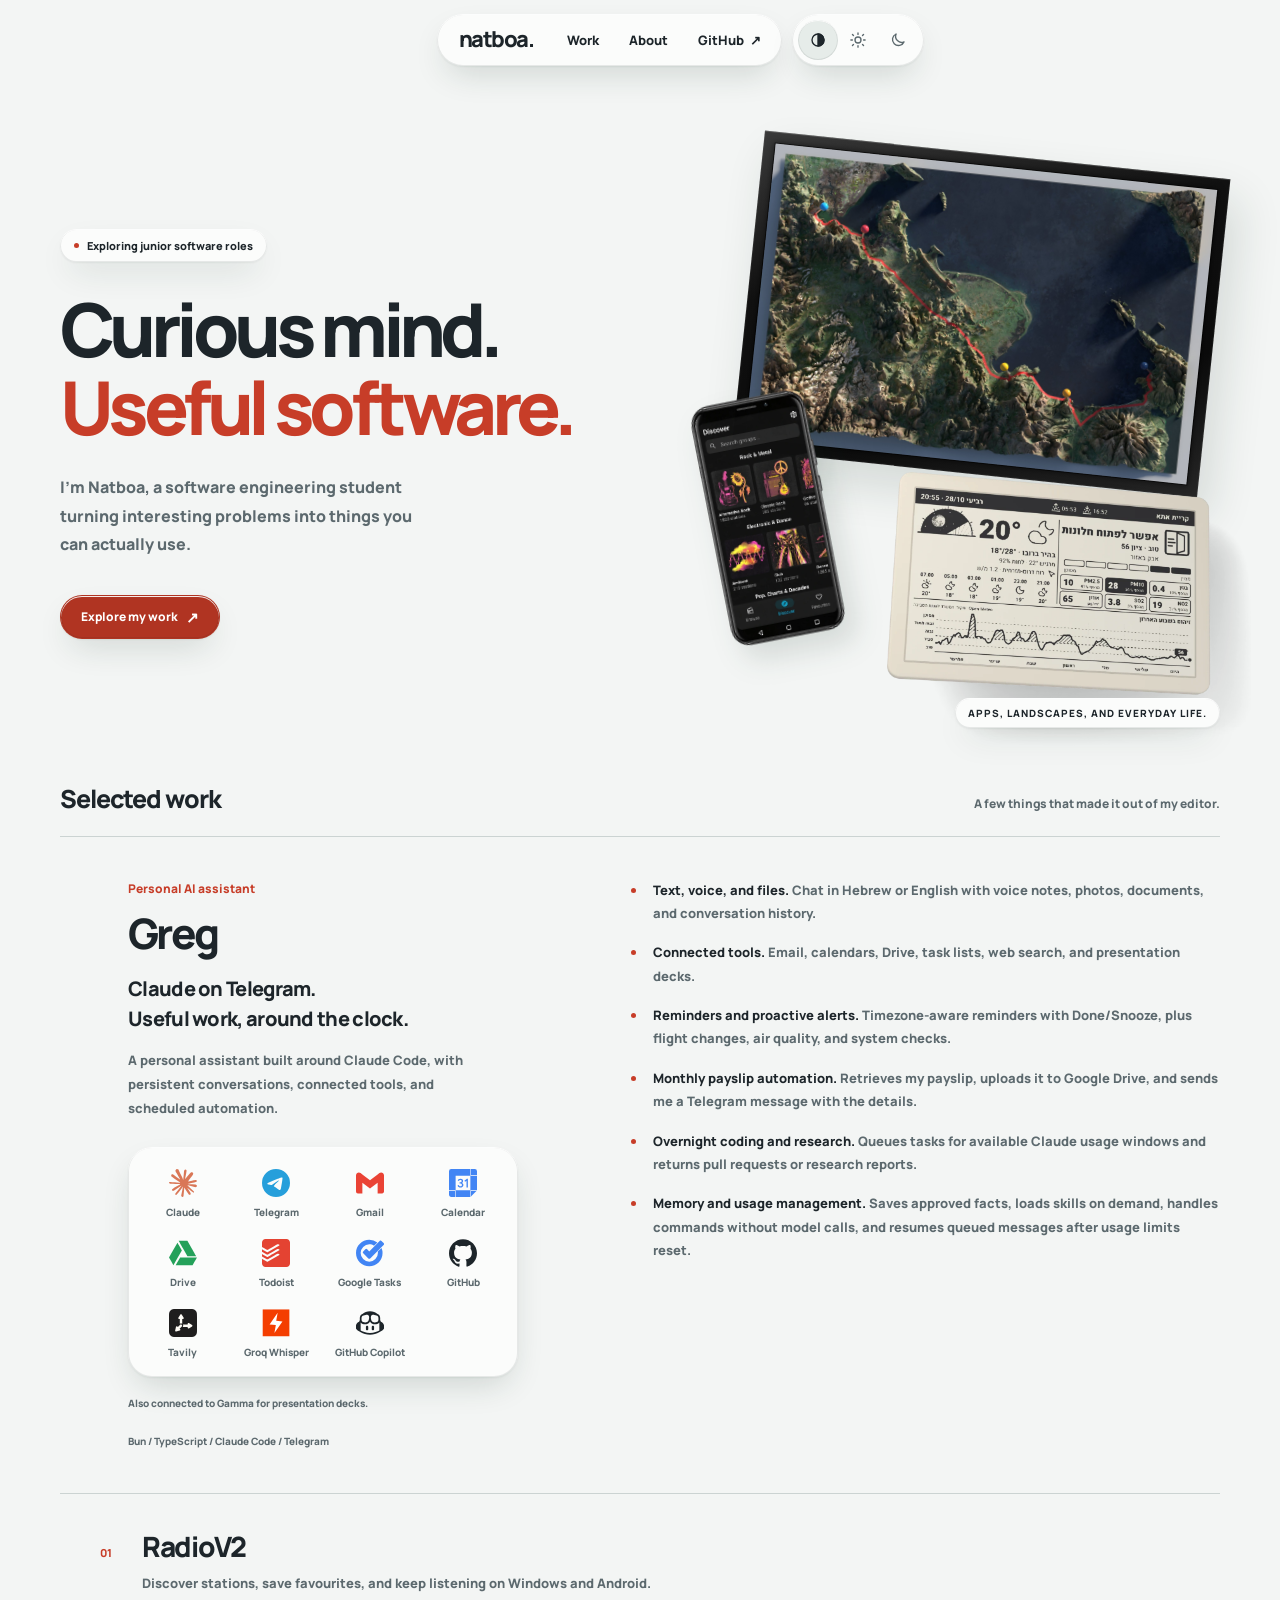
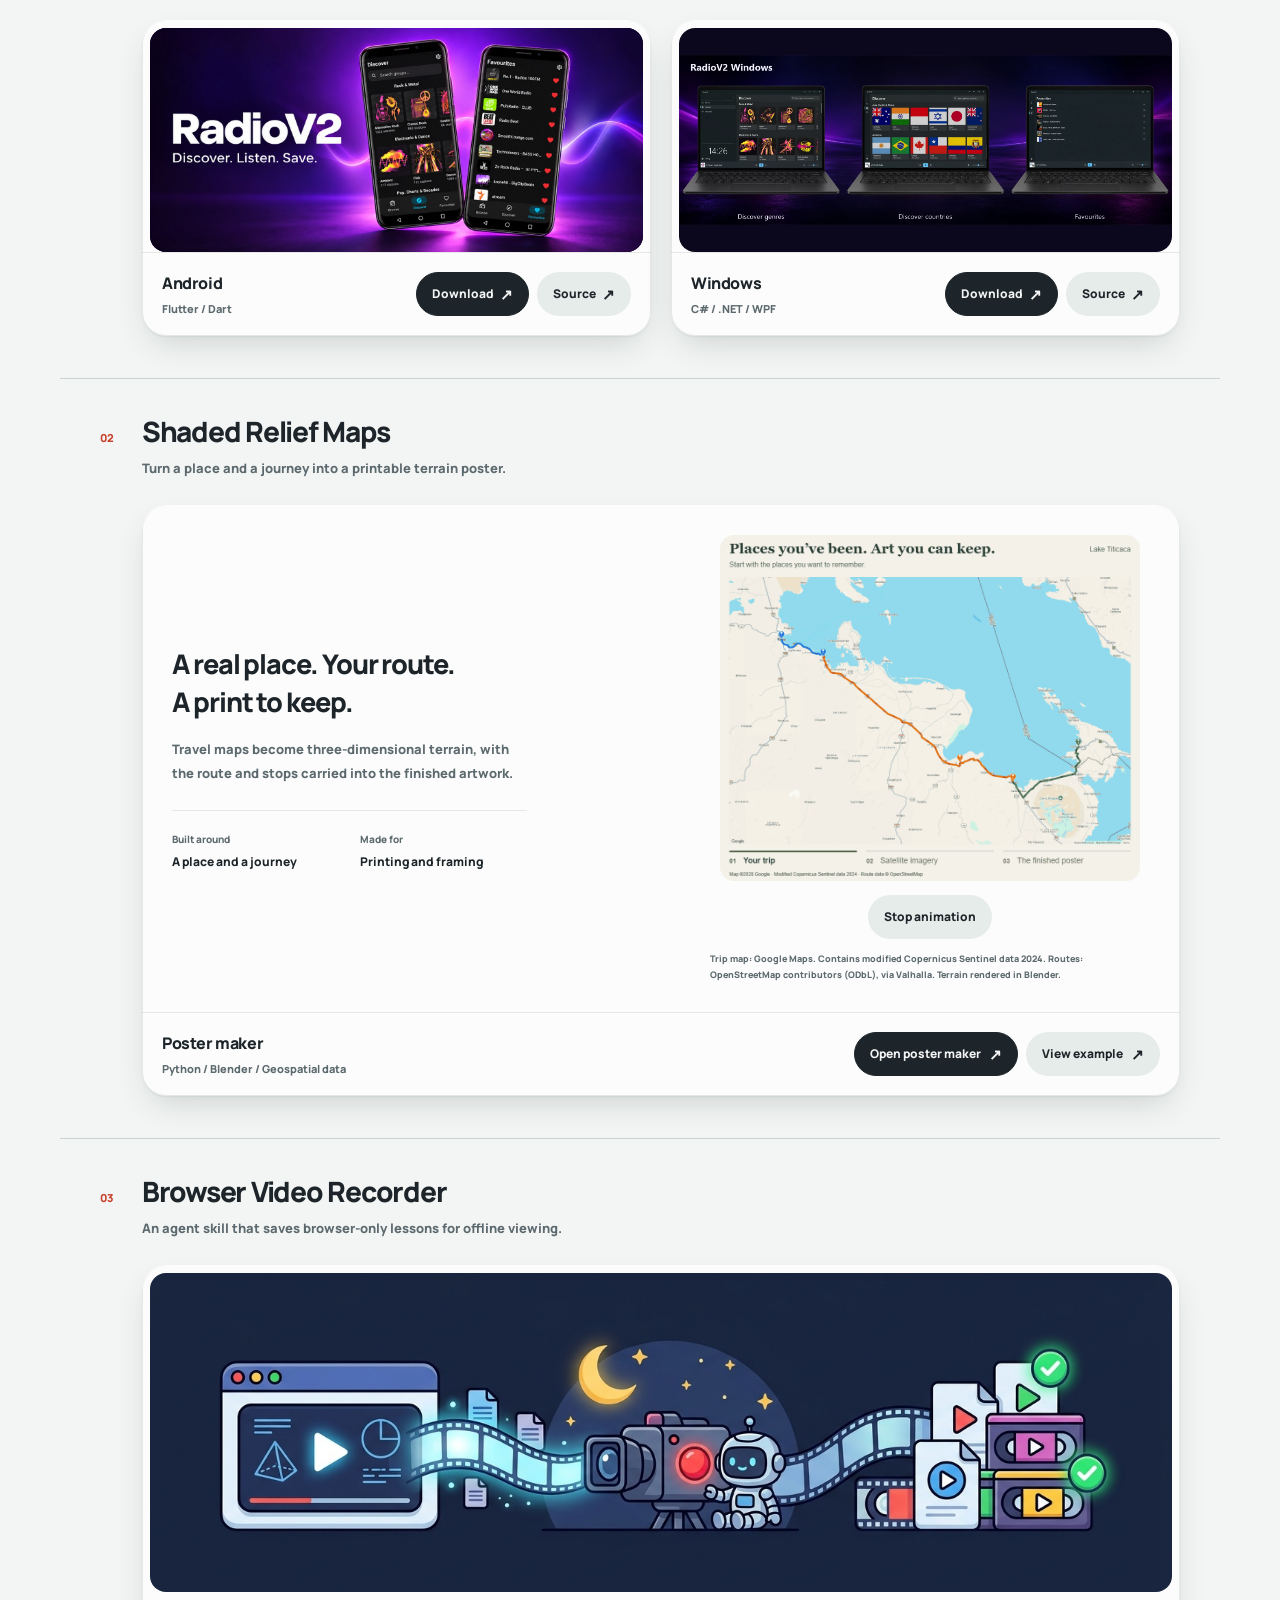
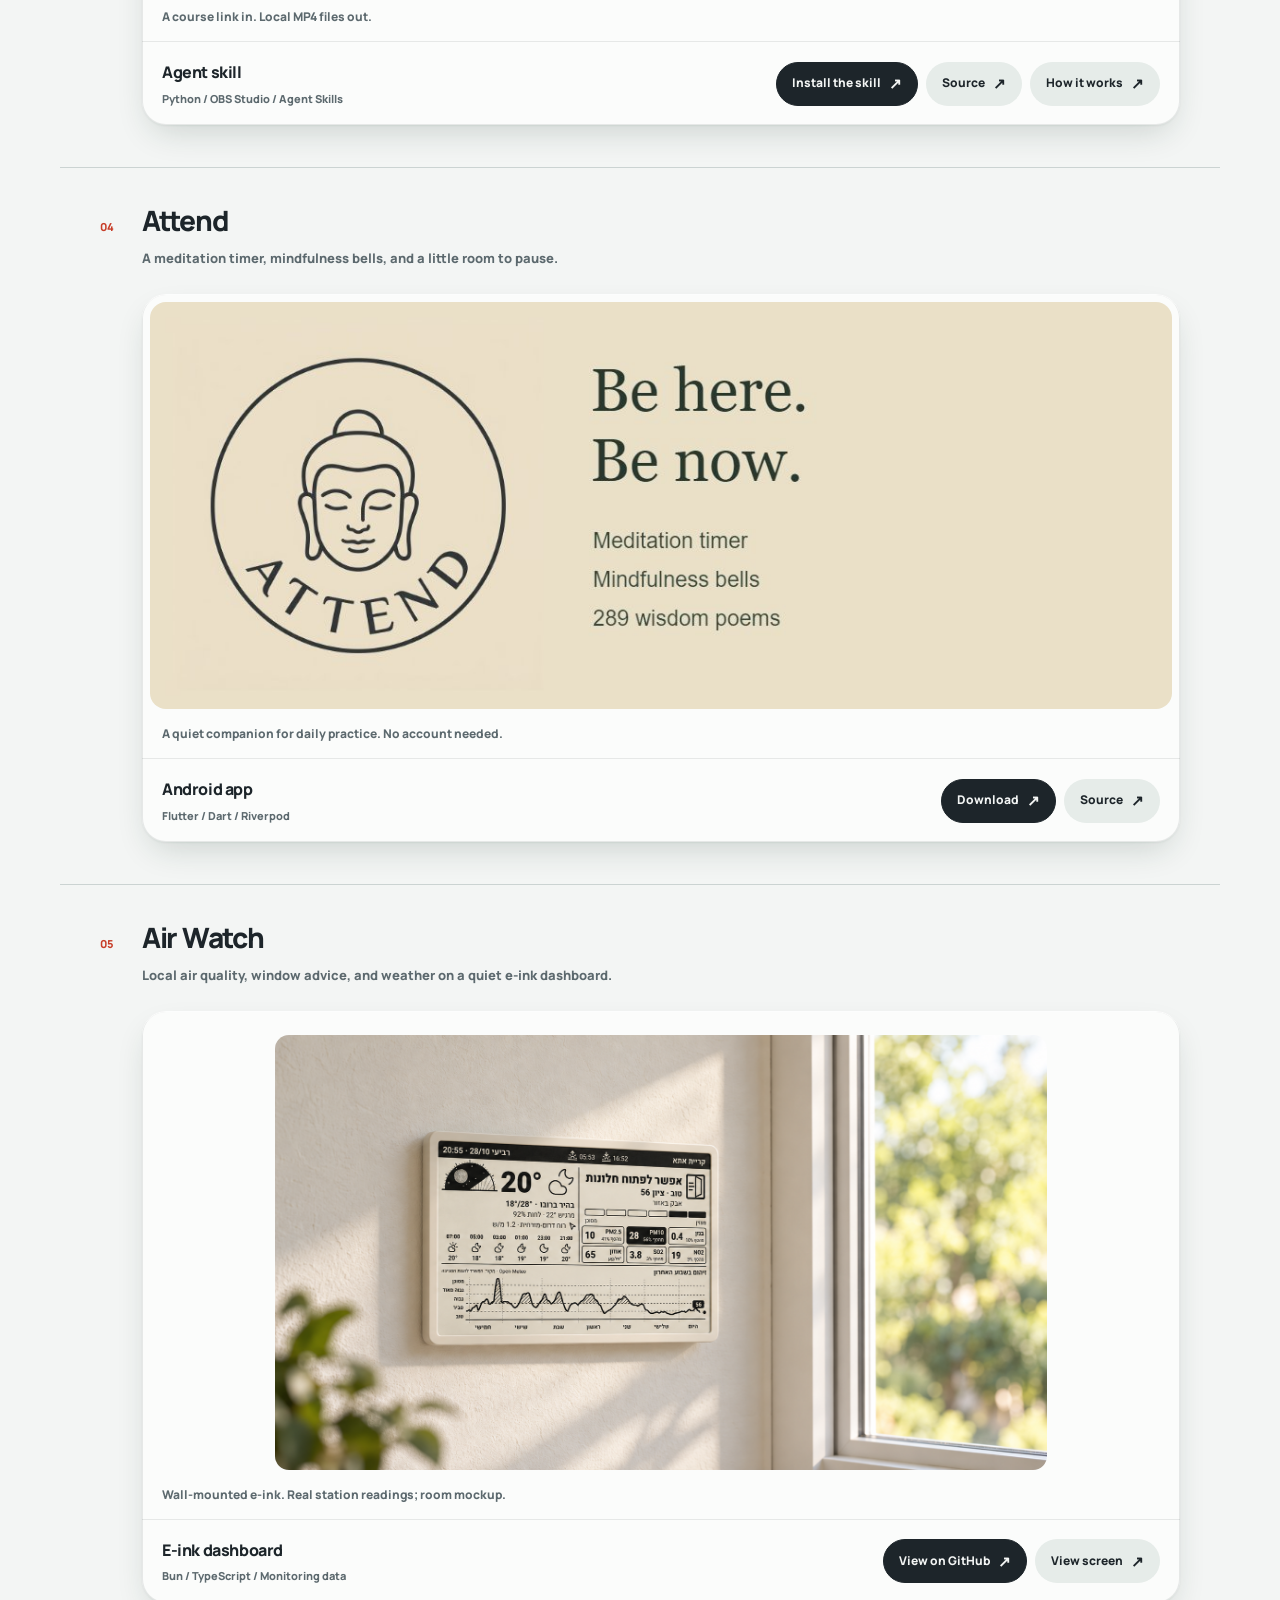
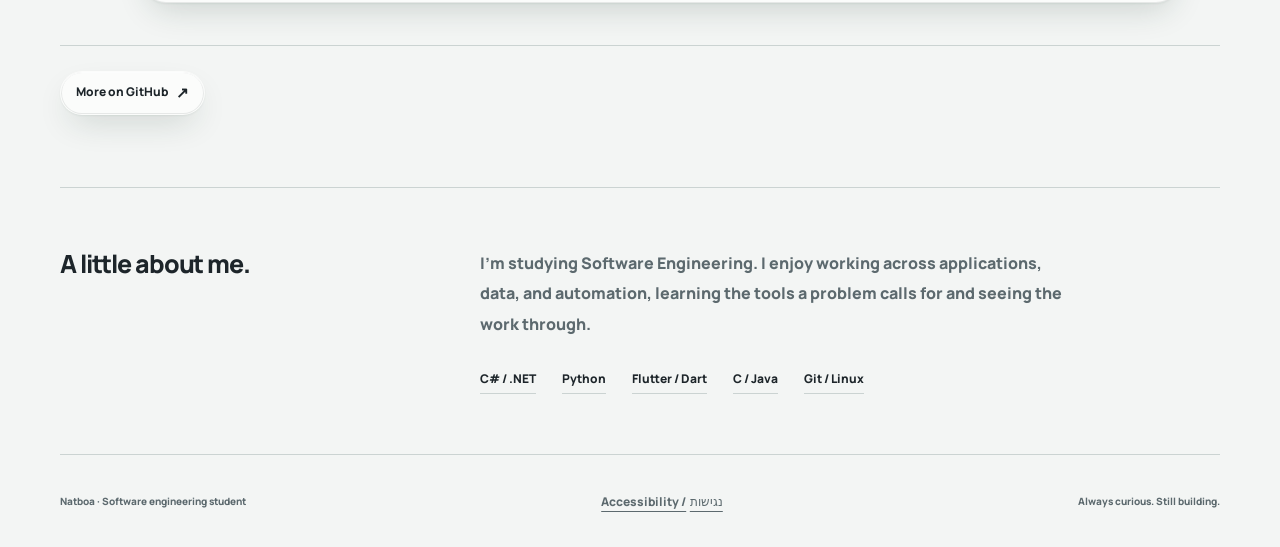
<file: index.html>
<!doctype html>
<html lang="en">
<head>
  <meta charset="utf-8">
  <meta name="viewport" content="width=device-width, initial-scale=1">
  <meta name="description" content="Natboa, Software Engineering student. Explore my radio apps, terrain poster maker, and automation tools.">
  <meta name="theme-color" content="#f3f5f4" media="(prefers-color-scheme: light)">
  <meta name="theme-color" content="#151c1d" media="(prefers-color-scheme: dark)">
  <meta property="og:title" content="Natboa | Curious mind. Useful software.">
  <meta property="og:description" content="Apps, landscapes, and the things between. Selected projects by a Software Engineering student.">
  <meta property="og:type" content="website">
  <meta property="og:url" content="https://natboa.dev/">
  <meta property="og:image" content="https://natboa.dev/assets/social.jpg">
  <meta name="twitter:card" content="summary_large_image">
  <link rel="canonical" href="https://natboa.dev/">
  <link rel="icon" href="assets/favicon.svg" type="image/svg+xml">
  <link rel="preload" href="assets/manrope.woff2" as="font" type="font/woff2" crossorigin>
  <title>Natboa | Curious mind. Useful software.</title>
  <script>
    try {
      const savedTheme = localStorage.getItem('natboa-theme');
      if (savedTheme === 'light' || savedTheme === 'dark') document.documentElement.dataset.theme = savedTheme;
    } catch {}
  </script>
  <link rel="stylesheet" href="styles.css?v=10">
  <link rel="stylesheet" href="glass.css?v=1">
  <link rel="stylesheet" href="motion.css?v=2">
  <script src="app.js?v=4" defer></script>
  <script src="glass.js?v=1" defer></script>
  <script src="motion.js?v=1" defer></script>
</head>
<body>
  <a class="skip-link" href="#main">Skip to content</a>
  <div class="shell">
    <div class="edge-effect" aria-hidden="true"></div>
    <header class="glass-bar">
      <nav class="nav-capsule glass" aria-label="Main navigation">
        <a class="wordmark" href="#top" aria-label="Natboa, back to top">natboa.</a>
        <div class="nav-links">
          <span class="nav-indicator" aria-hidden="true"></span>
          <a href="#work" data-section="work">Work</a>
          <a href="#about" data-section="about">About</a>
          <a href="https://github.com/Natboa" class="external">GitHub <span aria-hidden="true">↗</span></a>
        </div>
      </nav>
      <div class="theme-slot"><div class="theme-control glass glass--interactive" role="group" aria-label="Appearance" data-collapsed="false">
        <div class="theme-track"><span class="theme-thumb" aria-hidden="true"></span><button type="button" data-mode="system" aria-pressed="false" aria-label="Match system appearance" title="Match system appearance"><svg viewBox="0 0 24 24" aria-hidden="true"><circle cx="12" cy="12" r="8"/><path d="M12 4a8 8 0 0 1 0 16z" fill="currentColor"/></svg></button><button type="button" data-mode="light" aria-pressed="false" aria-label="Light appearance" title="Light appearance"><svg viewBox="0 0 24 24" aria-hidden="true"><circle cx="12" cy="12" r="4"/><path d="M12 2.5v2M12 19.5v2M4.6 4.6 6 6M18 18l1.4 1.4M2.5 12h2M19.5 12h2M4.6 19.4 6 18M18 6l1.4-1.4"/></svg></button><button type="button" data-mode="dark" aria-pressed="false" aria-label="Dark appearance" title="Dark appearance"><svg viewBox="0 0 24 24" aria-hidden="true"><path d="M20 14.5A8 8 0 0 1 9.5 4a8 8 0 1 0 10.5 10.5z"/></svg></button></div>
      </div></div>
    </header>

    <main id="main" tabindex="-1">
      <section class="hero" id="top" aria-labelledby="intro-title">
        <div class="hero-copy enter">
          <span class="availability glass">Exploring junior software roles</span>
          <h1 id="intro-title">Curious mind.<span>Useful software.</span></h1>
          <p>I'm Natboa, a software engineering student turning interesting problems into things you can actually use.</p>
          <a class="button glass glass--prominent glass--interactive hero-link" href="#work">Explore my work <span aria-hidden="true">↗</span></a>
        </div>
        <div class="hero-objects enter enter-later">
          <a class="terrain-print" href="#terrain" aria-label="Explore Shaded Relief Maps">
            <img src="assets/terrain.jpg" alt="Lake Titicaca rendered as a three-dimensional terrain poster, with a red travel route and colourful pins." width="1800" height="1200" fetchpriority="high">
          </a>
          <a class="phone-object" href="#radio" aria-label="Explore RadioV2">
            <img src="assets/phone.webp" alt="RadioV2 genre discovery inside an Android phone, including navigation buttons." width="500" height="958">
          </a>
          <a class="eink-object" href="#air-watch" aria-label="Explore the Air Watch e-ink dashboard">
            <img src="assets/air-watch-device.webp" alt="An ivory e-ink display showing Air Watch's real rendered dashboard, with current readings and a populated weekly graph." width="1150" height="875">
          </a>
          <p class="object-caption glass">Apps, landscapes, and everyday life.</p>
        </div>
      </section>

      <section class="work" id="work" aria-labelledby="work-title">
        <div class="section-head">
          <h2 id="work-title">Selected work</h2>
          <p>A few things that made it out of my editor.</p>
        </div>

        <article class="greg-project" id="greg" aria-labelledby="greg-title">
          <div class="greg-copy">
            <p class="greg-kicker">Personal AI assistant</p>
            <h3 id="greg-title">Greg</h3>
            <p class="greg-intro">Claude on Telegram.<br>Useful work, around the clock.</p>
            <p class="greg-description">A personal assistant built around Claude Code, with persistent conversations, connected tools, and scheduled automation.</p>
            <ul class="greg-integrations glass" aria-label="Services and tools Greg uses">
              <li><span class="integration-icon" style="--brand-icon:url('assets/integrations/claude.svg');--brand-color:#d97757" aria-hidden="true"></span><span>Claude</span></li>
              <li><span class="integration-icon" style="--brand-icon:url('assets/integrations/telegram.svg');--brand-color:#269fdb" aria-hidden="true"></span><span>Telegram</span></li>
              <li><span class="integration-icon" style="--brand-icon:url('assets/integrations/gmail.svg');--brand-color:#ea4335" aria-hidden="true"></span><span>Gmail</span></li>
              <li><span class="integration-icon" style="--brand-icon:url('assets/integrations/googlecalendar.svg');--brand-color:#4285f4" aria-hidden="true"></span><span>Calendar</span></li>
              <li><span class="integration-icon" style="--brand-icon:url('assets/integrations/googledrive.svg');--brand-color:#24a15a" aria-hidden="true"></span><span>Drive</span></li>
              <li><span class="integration-icon" style="--brand-icon:url('assets/integrations/todoist.svg');--brand-color:#e44332" aria-hidden="true"></span><span>Todoist</span></li>
              <li><span class="integration-icon" style="--brand-icon:url('assets/integrations/googletasks.svg');--brand-color:#4285f4" aria-hidden="true"></span><span>Google Tasks</span></li>
              <li><span class="integration-icon" style="--brand-icon:url('assets/integrations/github.svg')" aria-hidden="true"></span><span>GitHub</span></li>
              <li><img class="integration-image" src="assets/integrations/tavily.svg" width="28" height="28" alt="" aria-hidden="true"><span>Tavily</span></li>
              <li><img class="integration-image" src="assets/integrations/groq.svg" width="28" height="28" alt="" aria-hidden="true"><span>Groq Whisper</span></li>
              <li><span class="integration-icon" style="--brand-icon:url('assets/integrations/githubcopilot.svg')" aria-hidden="true"></span><span>GitHub Copilot</span></li>
            </ul>
            <p class="greg-extra-integration">Also connected to Gamma for presentation decks.</p>
            <p class="greg-stack">Bun / TypeScript / Claude Code / Telegram</p>
          </div>
          <ul class="greg-capabilities" aria-label="Greg's capabilities">
            <li><strong>Text, voice, and files.</strong> Chat in Hebrew or English with voice notes, photos, documents, and conversation history.</li>
            <li><strong>Connected tools.</strong> Email, calendars, Drive, task lists, web search, and presentation decks.</li>
            <li><strong>Reminders and proactive alerts.</strong> Timezone-aware reminders with Done/Snooze, plus flight changes, air quality, and system checks.</li>
            <li><strong>Monthly payslip automation.</strong> Retrieves my payslip, uploads it to Google Drive, and sends me a Telegram message with the details.</li>
            <li><strong>Overnight coding and research.</strong> Queues tasks for available Claude usage windows and returns pull requests or research reports.</li>
            <li><strong>Memory and usage management.</strong> Saves approved facts, loads skills on demand, handles commands without model calls, and resumes queued messages after usage limits reset.</li>
          </ul>
        </article>

        <article class="project" id="radio">
          <div class="radio-layout project-layout">
            <header class="radio-heading project-heading">
              <span class="project-number" aria-hidden="true">01</span>
              <div><h3>RadioV2</h3><p>Discover stations, save favourites, and keep listening on Windows and Android.</p></div>
            </header>
            <div class="radio-gallery">
              <figure class="radio-platform project-panel glass">
                <a class="radio-artwork" href="assets/radio.jpg" target="_blank" rel="noopener" aria-label="View the RadioV2 Android banner at full size">
                  <img src="assets/radio.jpg" alt="Two RadioV2 Android screens, showing genre discovery and favourite stations, in black phone mockups on a purple background." width="1440" height="654" loading="lazy">
                </a>
                <figcaption class="platform-caption panel-footer">
                  <div class="platform-name panel-label"><h4>Android</h4><p>Flutter / Dart</p></div>
                  <div class="platform-actions panel-actions"><a class="button button--primary" href="https://github.com/Natboa/RadioV2-Android/releases" aria-label="Download RadioV2 for Android">Download <span aria-hidden="true">↗</span></a><a class="button button--secondary" href="https://github.com/Natboa/RadioV2-Android" aria-label="View RadioV2 Android source">Source <span aria-hidden="true">↗</span></a></div>
                </figcaption>
              </figure>
              <figure class="radio-platform project-panel glass">
                <a class="radio-artwork" href="assets/radio-windows-laptops.webp" target="_blank" rel="noopener" aria-label="View the RadioV2 Windows laptop banner at full size">
                  <img src="assets/radio-windows-laptops.webp" alt="RadioV2 for Windows displayed on three laptops against a purple background: genre discovery, country discovery, and favourites." width="1800" height="620" loading="lazy">
                </a>
                <figcaption class="platform-caption panel-footer">
                  <div class="platform-name panel-label"><h4>Windows</h4><p>C# / .NET / WPF</p></div>
                  <div class="platform-actions panel-actions"><a class="button button--primary" href="https://github.com/Natboa/RadioV2/releases" aria-label="Download RadioV2 for Windows">Download <span aria-hidden="true">↗</span></a><a class="button button--secondary" href="https://github.com/Natboa/RadioV2" aria-label="View RadioV2 Windows source">Source <span aria-hidden="true">↗</span></a></div>
                </figcaption>
              </figure>
            </div>
          </div>
        </article>

        <article class="project" id="terrain" aria-labelledby="terrain-title">
          <div class="project-layout">
            <header class="project-heading">
              <span class="project-number" aria-hidden="true">02</span>
              <div><h3 id="terrain-title">Shaded Relief Maps</h3><p>Turn a place and a journey into a printable terrain poster.</p></div>
            </header>
            <div class="project-panel poster-panel glass" id="terrain-preview">
              <div class="poster-body">
                <div class="poster-details">
                  <p class="poster-intro">A real place. Your route.<br> A print to keep.</p>
                  <p class="poster-description">Travel maps become three-dimensional terrain, with the route and stops carried into the finished artwork.</p>
                  <dl class="poster-facts"><div><dt>Built around</dt><dd>A place and a journey</dd></div><div><dt>Made for</dt><dd>Printing and framing</dd></div></dl>
                </div>
                <div class="poster-visual">
                  <div class="terrain-preview-frame"><picture><source media="(prefers-reduced-motion: reduce)" srcset="assets/terrain-still.jpg"><img id="terrain-animation" src="assets/terrain-still.jpg" data-animation-src="assets/terrain-process.gif" alt="Lake Titicaca and a travel route transformed into a three-dimensional terrain poster." width="960" height="792" loading="lazy"></picture></div>
                  <div class="animation-controls" hidden>
                    <button class="button button--secondary" type="button" id="animation-toggle" aria-controls="terrain-animation">Stop animation</button>
                    <p id="animation-motion-note" hidden>Animation is off because your system requests reduced motion.</p>
                  </div>
                  <p class="asset-credit">Trip map: Google Maps. Contains modified Copernicus Sentinel data 2024. Routes: OpenStreetMap contributors (ODbL), via Valhalla. Terrain rendered in Blender.</p>
                </div>
              </div>
              <div class="panel-footer">
                <div class="panel-label"><h4>Poster maker</h4><p>Python / Blender / Geospatial data</p></div>
                <div class="panel-actions"><a class="button button--primary" href="https://mapyourtrip.vercel.app">Open poster maker <span aria-hidden="true">↗</span></a><a class="button button--secondary" href="assets/terrain.jpg" target="_blank" rel="noopener">View example <span aria-hidden="true">↗</span></a></div>
              </div>
            </div>
          </div>
        </article>

        <article class="project" id="recorder" aria-labelledby="recorder-title">
          <div class="project-layout">
            <header class="project-heading"><span class="project-number" aria-hidden="true">03</span><div><h3 id="recorder-title">Browser Video Recorder</h3><p>An agent skill that saves browser-only lessons for offline viewing.</p></div></header>
            <div class="project-panel showcase-panel glass">
              <a class="panel-artwork recorder-artwork" href="assets/video-recorder.jpg" target="_blank" rel="noopener" aria-label="View the Browser Video Recorder image at full size"><img src="assets/video-recorder.jpg" alt="Browser Video Recorder artwork, showing a browser video recorded with OBS and saved locally." width="1376" height="430" loading="lazy"></a>
              <p class="panel-caption">A course link in. Local MP4 files out.</p>
              <div class="panel-footer"><div class="panel-label"><h4>Agent skill</h4><p>Python / OBS Studio / Agent Skills</p></div><div class="panel-actions"><a class="button button--primary" href="https://github.com/Natboa/browser-video-recorder#install">Install the skill <span aria-hidden="true">↗</span></a><a class="button button--secondary" href="https://github.com/Natboa/browser-video-recorder">Source <span aria-hidden="true">↗</span></a><a class="button button--secondary" href="https://github.com/Natboa/browser-video-recorder#readme">How it works <span aria-hidden="true">↗</span></a></div></div>
            </div>
          </div>
        </article>

        <article class="project" id="attend" aria-labelledby="attend-title">
          <div class="project-layout">
            <header class="project-heading"><span class="project-number" aria-hidden="true">04</span><div><h3 id="attend-title">Attend</h3><p>A meditation timer, mindfulness bells, and a little room to pause.</p></div></header>
            <div class="project-panel showcase-panel glass">
              <a class="panel-artwork attend-artwork" href="assets/attend.jpg" target="_blank" rel="noopener" aria-label="View the Attend image at full size"><img src="assets/attend.jpg" alt="Attend meditation app artwork, featuring a timer, mindfulness bells, and wisdom poems." width="1080" height="430" loading="lazy"></a>
              <p class="panel-caption">A quiet companion for daily practice. No account needed.</p>
              <div class="panel-footer"><div class="panel-label"><h4>Android app</h4><p>Flutter / Dart / Riverpod</p></div><div class="panel-actions"><a class="button button--primary" href="https://github.com/Natboa/Attend-Meditation-Aid/releases">Download <span aria-hidden="true">↗</span></a><a class="button button--secondary" href="https://github.com/Natboa/Attend-Meditation-Aid">Source <span aria-hidden="true">↗</span></a></div></div>
            </div>
          </div>
        </article>
        <article class="project" id="air-watch" aria-labelledby="air-watch-title">
          <div class="project-layout">
            <header class="project-heading"><span class="project-number" aria-hidden="true">05</span><div><h3 id="air-watch-title">Air Watch</h3><p>Local air quality, window advice, and weather on a quiet e-ink dashboard.</p></div></header>
            <div class="project-panel showcase-panel glass">
              <a class="panel-artwork air-watch-artwork" href="assets/air-watch-wall.png" target="_blank" rel="noopener" aria-label="View the Air Watch image at full size"><img src="assets/air-watch-wall.png" alt="A compact ivory Air Watch display mounted on a wall beside a window, showing real station readings and a populated weekly graph." width="1672" height="941" loading="lazy"></a>
              <p class="panel-caption">Wall-mounted e-ink. Real station readings; room mockup.</p>
              <div class="panel-footer"><div class="panel-label"><h4>E-ink dashboard</h4><p>Bun / TypeScript / Monitoring data</p></div><div class="panel-actions"><a class="button button--primary" href="https://github.com/Natboa/air-watch-public">View on GitHub <span aria-hidden="true">↗</span></a><a class="button button--secondary" href="assets/air-watch-screen.png">View screen <span aria-hidden="true">↗</span></a></div></div>
            </div>
          </div>
        </article>
        <a class="more-work button glass glass--interactive" href="https://github.com/Natboa?tab=repositories">More on GitHub <span aria-hidden="true">↗</span></a>
      </section>

      <section class="about" id="about" aria-labelledby="about-title">
        <h2 id="about-title">A little about me.</h2>
        <div>
          <p>I'm studying Software Engineering. I enjoy working across applications, data, and automation, learning the tools a problem calls for and seeing the work through.</p>
          <ul class="skills" aria-label="Technologies I work with"><li>C# / .NET</li><li>Python</li><li>Flutter / Dart</li><li>C / Java</li><li>Git / Linux</li></ul>
        </div>
      </section>
    </main>

    <footer>
      <p>Natboa · Software engineering student</p>
      <a class="accessibility-link" href="accessibility.html">Accessibility / <span lang="he" dir="rtl">נגישות</span></a>
      <p>Always curious. Still building.</p>
    </footer>
  </div>
</body>
</html>
</file>
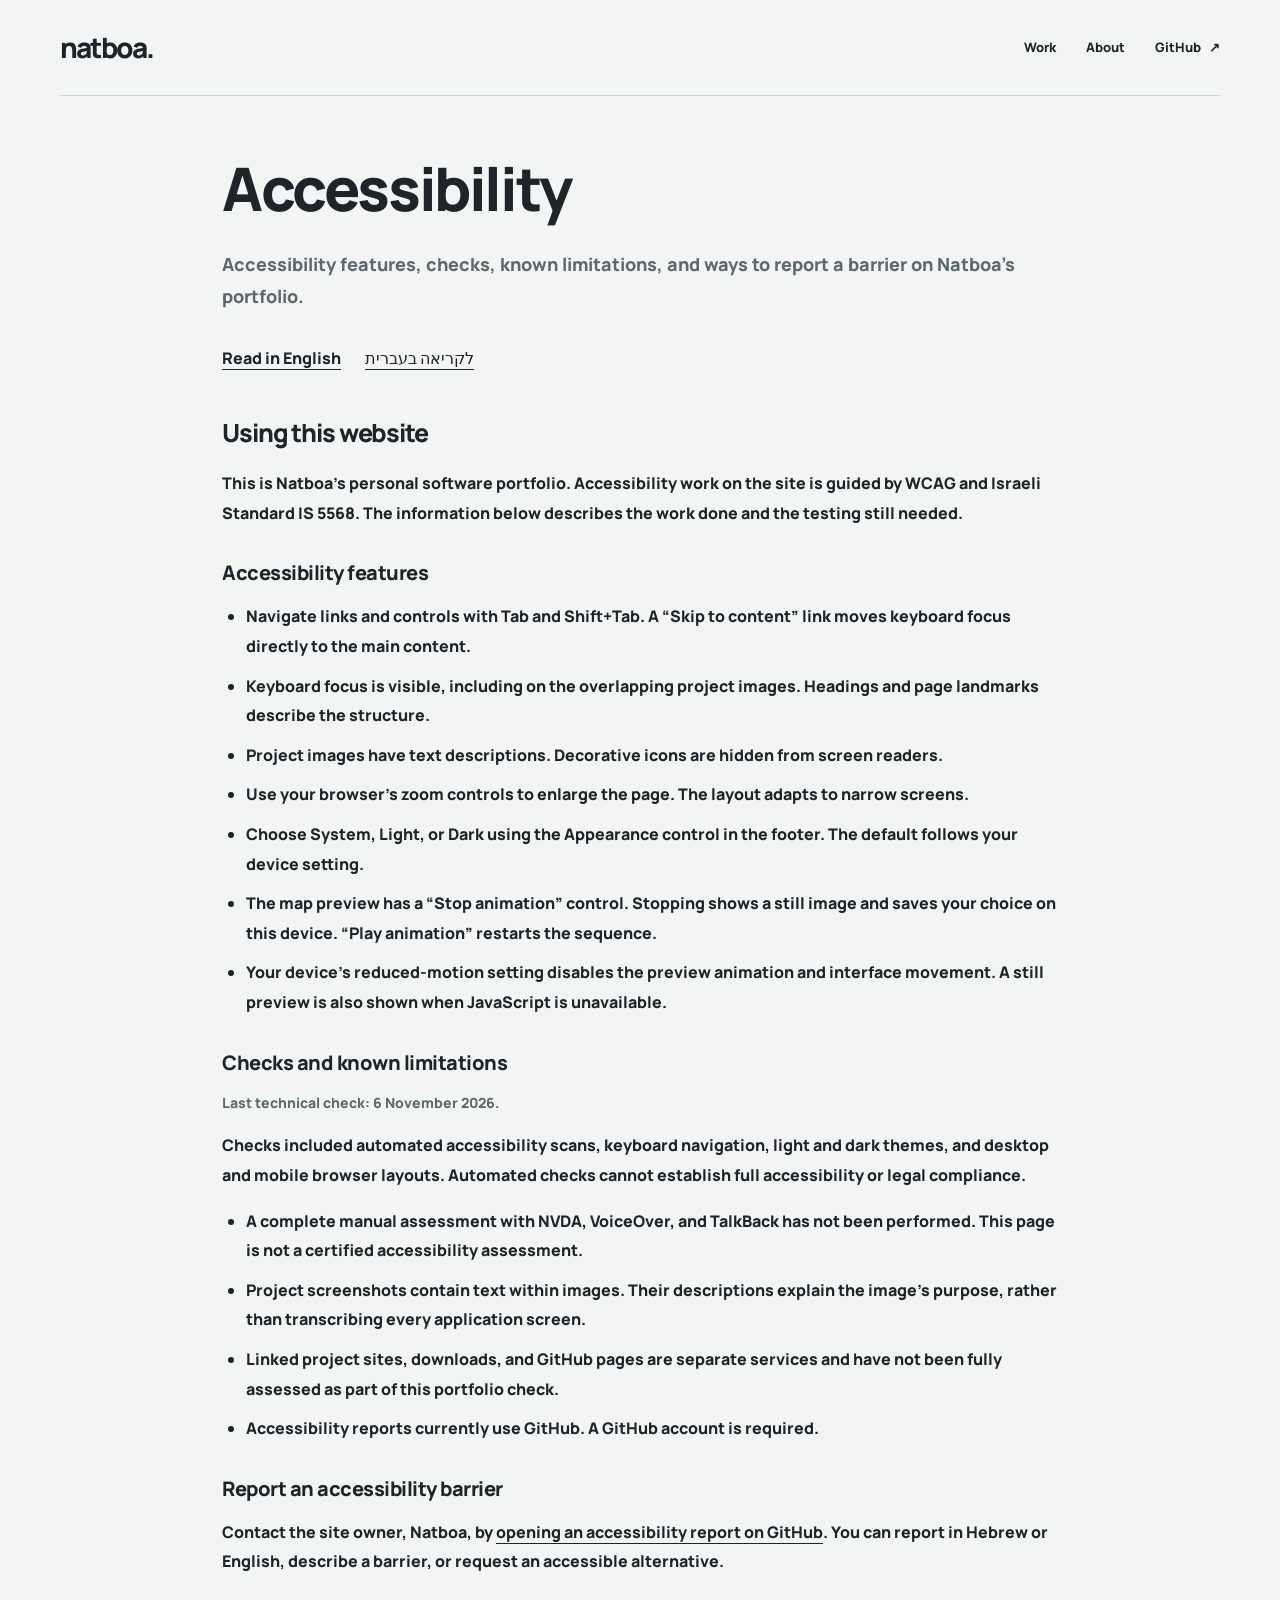
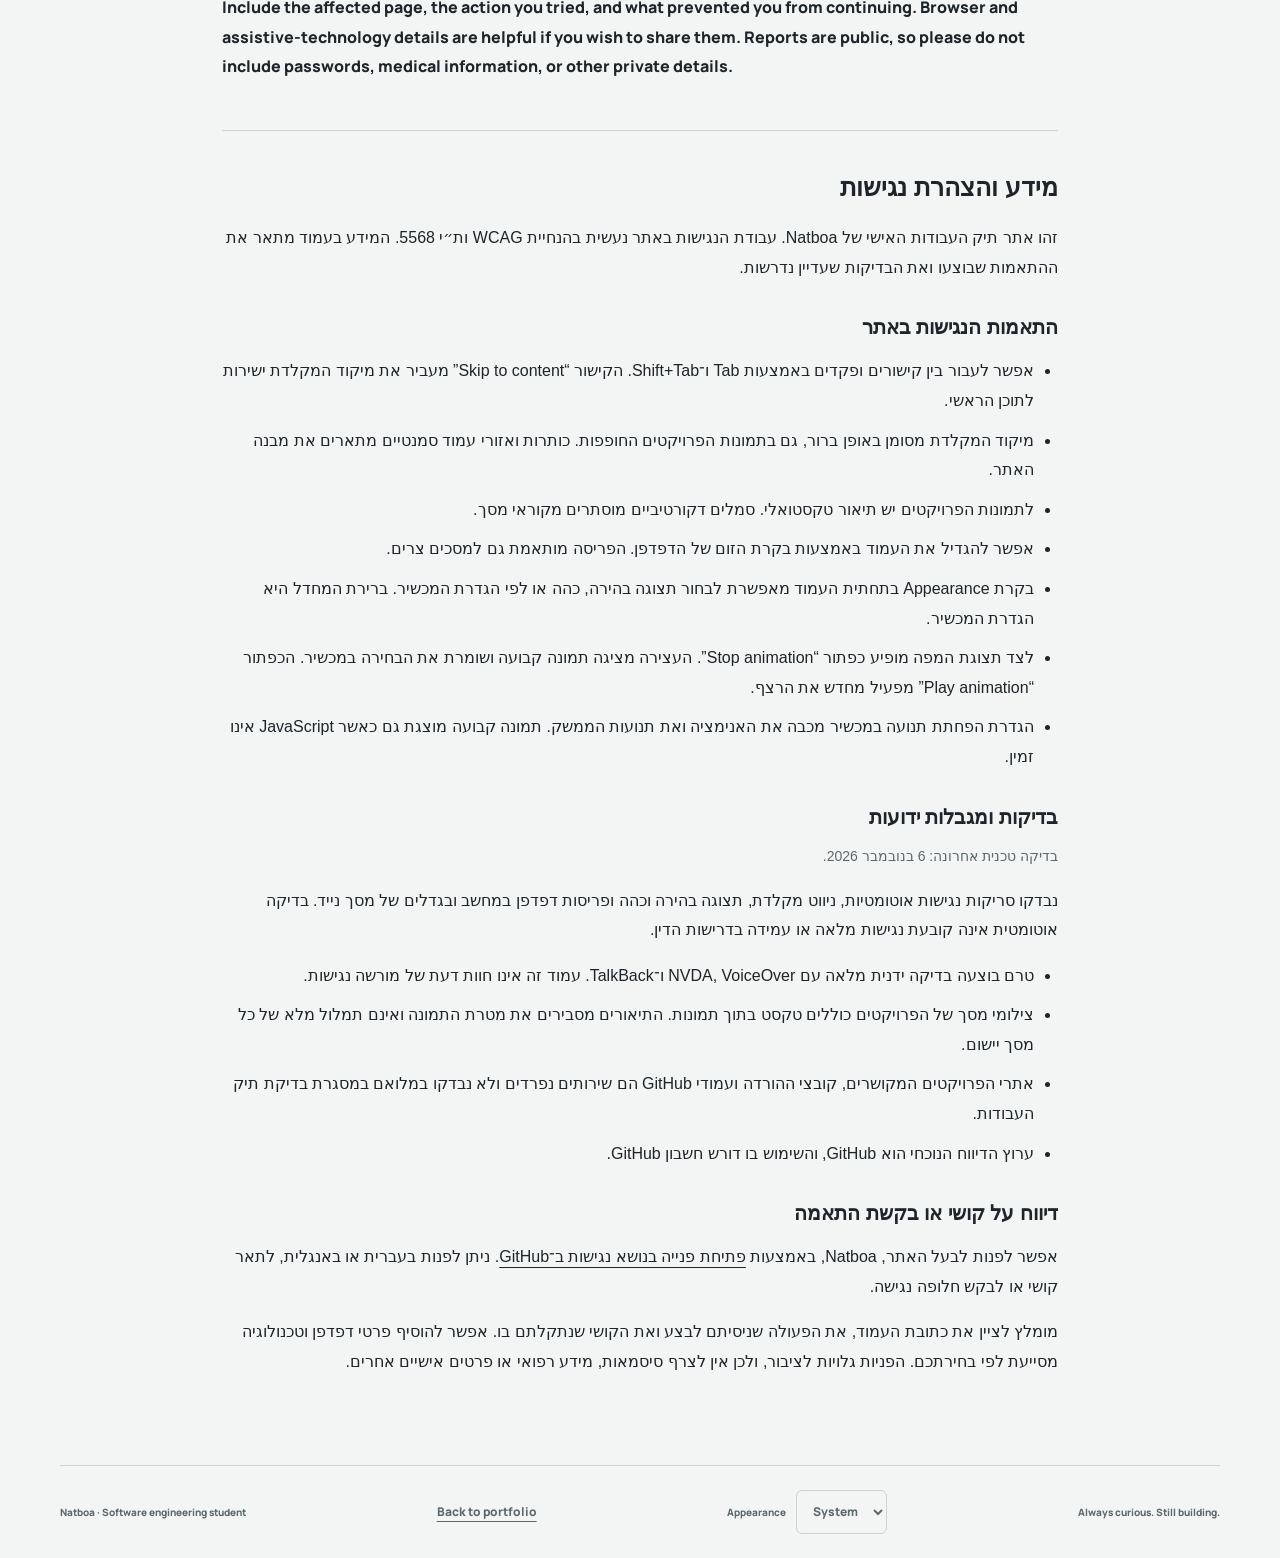
<file: accessibility.html>
<!doctype html>
<html lang="en">
<head>
  <meta charset="utf-8">
  <meta name="viewport" content="width=device-width, initial-scale=1">
  <meta name="description" content="Accessibility features, checks, known limitations, and reporting a barrier on Natboa's portfolio. מידע נגישות בעברית ובאנגלית.">
  <meta name="theme-color" content="#f3f5f4" media="(prefers-color-scheme: light)">
  <meta name="theme-color" content="#151c1d" media="(prefers-color-scheme: dark)">
  <link rel="canonical" href="https://natboa.dev/accessibility.html">
  <link rel="icon" href="assets/favicon.svg" type="image/svg+xml">
  <link rel="preload" href="assets/manrope.woff2" as="font" type="font/woff2" crossorigin>
  <title>Accessibility / נגישות | Natboa</title>
  <script>
    try {
      const savedTheme = localStorage.getItem('natboa-theme');
      if (savedTheme === 'light' || savedTheme === 'dark') document.documentElement.dataset.theme = savedTheme;
    } catch {}
  </script>
  <link rel="stylesheet" href="styles.css?v=10">
  <script src="app.js?v=4" defer></script>
</head>
<body>
  <a class="skip-link" href="#main">Skip to content</a>
  <div class="shell">
    <header class="site-nav statement-nav">
      <a class="wordmark" href="./" aria-label="Natboa, home">natboa.</a>
      <nav aria-label="Main navigation">
        <a href="./#work">Work</a>
        <a href="./#about">About</a>
        <a href="https://github.com/Natboa" class="external">GitHub <span aria-hidden="true">↗</span></a>
      </nav>
    </header>

    <main id="main" class="accessibility-page" tabindex="-1">
      <h1>Accessibility</h1>
      <p class="statement-intro">Accessibility features, checks, known limitations, and ways to report a barrier on Natboa's portfolio.</p>
      <nav class="statement-languages" aria-label="Statement language">
        <a href="#en" lang="en">Read in English</a>
        <a href="#he" lang="he" dir="rtl">לקריאה בעברית</a>
      </nav>

      <section id="en" class="statement-section" lang="en" aria-labelledby="en-title">
        <h2 id="en-title">Using this website</h2>
        <p>This is Natboa's personal software portfolio. Accessibility work on the site is guided by WCAG and Israeli Standard IS 5568. The information below describes the work done and the testing still needed.</p>
        <h3>Accessibility features</h3>
        <ul>
          <li>Navigate links and controls with Tab and Shift+Tab. A “Skip to content” link moves keyboard focus directly to the main content.</li>
          <li>Keyboard focus is visible, including on the overlapping project images. Headings and page landmarks describe the structure.</li>
          <li>Project images have text descriptions. Decorative icons are hidden from screen readers.</li>
          <li>Use your browser's zoom controls to enlarge the page. The layout adapts to narrow screens.</li>
          <li>Choose System, Light, or Dark using the Appearance control in the footer. The default follows your device setting.</li>
          <li>The map preview has a “Stop animation” control. Stopping shows a still image and saves your choice on this device. “Play animation” restarts the sequence.</li>
          <li>Your device's reduced-motion setting disables the preview animation and interface movement. A still preview is also shown when JavaScript is unavailable.</li>
        </ul>
        <h3>Checks and known limitations</h3>
        <p class="statement-date">Last technical check: <time datetime="2026-11-06">6 November 2026</time>.</p>
        <p>Checks included automated accessibility scans, keyboard navigation, light and dark themes, and desktop and mobile browser layouts. Automated checks cannot establish full accessibility or legal compliance.</p>
        <ul>
          <li>A complete manual assessment with NVDA, VoiceOver, and TalkBack has not been performed. This page is not a certified accessibility assessment.</li>
          <li>Project screenshots contain text within images. Their descriptions explain the image's purpose, rather than transcribing every application screen.</li>
          <li>Linked project sites, downloads, and GitHub pages are separate services and have not been fully assessed as part of this portfolio check.</li>
          <li>Accessibility reports currently use GitHub. A GitHub account is required.</li>
        </ul>
        <h3>Report an accessibility barrier</h3>
        <p>Contact the site owner, Natboa, by <a href="https://github.com/Natboa/Natboa.github.io/issues/new?template=accessibility.yml">opening an accessibility report on GitHub</a>. You can report in Hebrew or English, describe a barrier, or request an accessible alternative.</p>
        <p>Include the affected page, the action you tried, and what prevented you from continuing. Browser and assistive-technology details are helpful if you wish to share them. Reports are public, so please do not include passwords, medical information, or other private details.</p>
      </section>

      <section id="he" class="statement-section" lang="he" dir="rtl" aria-labelledby="he-title">
        <h2 id="he-title">מידע והצהרת נגישות</h2>
        <p>זהו אתר תיק העבודות האישי של Natboa. עבודת הנגישות באתר נעשית בהנחיית WCAG ות״י 5568. המידע בעמוד מתאר את ההתאמות שבוצעו ואת הבדיקות שעדיין נדרשות.</p>
        <h3>התאמות הנגישות באתר</h3>
        <ul>
          <li>אפשר לעבור בין קישורים ופקדים באמצעות Tab ו־Shift+Tab. הקישור “Skip to content” מעביר את מיקוד המקלדת ישירות לתוכן הראשי.</li>
          <li>מיקוד המקלדת מסומן באופן ברור, גם בתמונות הפרויקטים החופפות. כותרות ואזורי עמוד סמנטיים מתארים את מבנה האתר.</li>
          <li>לתמונות הפרויקטים יש תיאור טקסטואלי. סמלים דקורטיביים מוסתרים מקוראי מסך.</li>
          <li>אפשר להגדיל את העמוד באמצעות בקרת הזום של הדפדפן. הפריסה מותאמת גם למסכים צרים.</li>
          <li>בקרת Appearance בתחתית העמוד מאפשרת לבחור תצוגה בהירה, כהה או לפי הגדרת המכשיר. ברירת המחדל היא הגדרת המכשיר.</li>
          <li>לצד תצוגת המפה מופיע כפתור “Stop animation”. העצירה מציגה תמונה קבועה ושומרת את הבחירה במכשיר. הכפתור “Play animation” מפעיל מחדש את הרצף.</li>
          <li>הגדרת הפחתת תנועה במכשיר מכבה את האנימציה ואת תנועות הממשק. תמונה קבועה מוצגת גם כאשר JavaScript אינו זמין.</li>
        </ul>
        <h3>בדיקות ומגבלות ידועות</h3>
        <p class="statement-date">בדיקה טכנית אחרונה: <time datetime="2026-11-06">6 בנובמבר 2026</time>.</p>
        <p>נבדקו סריקות נגישות אוטומטיות, ניווט מקלדת, תצוגה בהירה וכהה ופריסות דפדפן במחשב ובגדלים של מסך נייד. בדיקה אוטומטית אינה קובעת נגישות מלאה או עמידה בדרישות הדין.</p>
        <ul>
          <li>טרם בוצעה בדיקה ידנית מלאה עם NVDA, VoiceOver ו־TalkBack. עמוד זה אינו חוות דעת של מורשה נגישות.</li>
          <li>צילומי מסך של הפרויקטים כוללים טקסט בתוך תמונות. התיאורים מסבירים את מטרת התמונה ואינם תמלול מלא של כל מסך יישום.</li>
          <li>אתרי הפרויקטים המקושרים, קובצי ההורדה ועמודי GitHub הם שירותים נפרדים ולא נבדקו במלואם במסגרת בדיקת תיק העבודות.</li>
          <li>ערוץ הדיווח הנוכחי הוא GitHub, והשימוש בו דורש חשבון GitHub.</li>
        </ul>
        <h3>דיווח על קושי או בקשת התאמה</h3>
        <p>אפשר לפנות לבעל האתר, Natboa, באמצעות <a href="https://github.com/Natboa/Natboa.github.io/issues/new?template=accessibility.yml">פתיחת פנייה בנושא נגישות ב־GitHub</a>. ניתן לפנות בעברית או באנגלית, לתאר קושי או לבקש חלופה נגישה.</p>
        <p>מומלץ לציין את כתובת העמוד, את הפעולה שניסיתם לבצע ואת הקושי שנתקלתם בו. אפשר להוסיף פרטי דפדפן וטכנולוגיה מסייעת לפי בחירתכם. הפניות גלויות לציבור, ולכן אין לצרף סיסמאות, מידע רפואי או פרטים אישיים אחרים.</p>
      </section>
    </main>

    <footer>
      <p>Natboa · Software engineering student</p>
      <a class="accessibility-link" href="./">Back to portfolio</a>
      <div class="appearance" hidden><label for="appearance">Appearance</label><select id="appearance"><option value="system">System</option><option value="light">Light</option><option value="dark">Dark</option></select></div>
      <p>Always curious. Still building.</p>
    </footer>
  </div>
</body>
</html>
</file>
<file: styles.css>
@font-face {
  font-family: Manrope;
  src: url('assets/manrope.woff2') format('woff2');
  font-style: normal;
  font-weight: 200 800;
  font-display: swap;
}

:root {
  color-scheme: light;
  --bg: #f3f5f4;
  --ink: #1d252a;
  --muted: #5c696e;
  --line: #cbd3d2;
  --accent: #c73d28;
  --surface: #e6ece9;
  --paper: #e4e5df;
  --shadow: #17362623;
  --ease-out: cubic-bezier(.23, 1, .32, 1);
}
@media (prefers-color-scheme: dark) {
  :root:not([data-theme="light"]) {
    color-scheme: dark;
    --bg: #151c1d; --ink: #f0f4ed; --muted: #a9bbb4;
    --line: #344642; --accent: #ff8066; --surface: #24332e;
    --shadow: #0006;
  }
}
:root[data-theme="dark"] {
  color-scheme: dark;
  --bg: #151c1d; --ink: #f0f4ed; --muted: #a9bbb4;
  --line: #344642; --accent: #ff8066; --surface: #24332e;
  --shadow: #0006;
}
* { box-sizing: border-box; }
html { scroll-behavior: smooth; scroll-padding-top: 28px; }
body { margin: 0; color: var(--ink); background: var(--bg); font: 400 16px/1.6 Manrope, Arial, sans-serif; }
a { color: inherit; text-underline-offset: 5px; text-decoration-thickness: 1px; touch-action: manipulation; }
button, select { font: inherit; color: inherit; touch-action: manipulation; }
button, summary { cursor: pointer; }
button, a, summary, select { -webkit-tap-highlight-color: transparent; }
img { display: block; width: 100%; height: auto; }
[hidden] { display: none !important; }
a:focus-visible, button:focus-visible, summary:focus-visible, select:focus-visible { outline: 3px solid var(--accent); outline-offset: 5px; border-radius: 2px; }
::selection { background: var(--accent); color: var(--bg); }
.shell { max-width: 1424px; margin: auto; padding: 0 60px; }
.skip-link { position: fixed; top: 12px; inset-inline-start: 12px; z-index: 10; background: var(--ink); color: var(--bg); padding: 10px 20px; transform: translateY(-160%); }
.skip-link:focus { transform: none; }
.site-nav { min-height: 96px; display: flex; align-items: center; justify-content: space-between; gap: 24px; border-bottom: 1px solid var(--line); }
.wordmark { font-size: 28px; font-weight: 800; letter-spacing: -.065em; text-decoration: none; }
.role { color: var(--muted); font-size: 12px; }
.site-nav nav { display: flex; align-items: center; gap: 30px; }
.site-nav nav a { font-size: 13px; font-weight: 600; text-decoration: none; padding: 12px 0; }
.external { display: flex; align-items: center; gap: 8px; }
.hero { display: grid; grid-template-columns: 1.12fr 1fr; align-items: center; gap: 5%; padding: 62px 0 45px; min-height: 650px; }
.hero-copy { position: relative; z-index: 2; }
.availability { display: inline-flex; align-items: center; gap: 8px; border: 1px solid var(--line); border-radius: 30px; padding: 7px 12px; font-size: 11px; font-weight: 600; }
.availability::before { content: ''; width: 5px; height: 5px; background: var(--accent); border-radius: 50%; }
h1 { font-size: clamp(54px, 5.8vw, 84px); letter-spacing: -.075em; line-height: 1.04; font-weight: 600; margin: 28px 0; }
h1 span { display: block; color: var(--accent); white-space: nowrap; }
.hero-copy > p { max-width: 365px; font-size: 16px; line-height: 1.8; color: var(--muted); }
.text-link { display: inline-flex; align-items: center; gap: 12px; font-size: 13px; font-weight: 700; text-decoration: none; }
.text-link > span { font-size: 22px; transition: transform 180ms var(--ease-out); }
.hero-link { margin-top: 20px; min-height: 44px; }
.hero-objects { position: relative; height: 500px; min-width: 0; }
.terrain-print { position: absolute; right: 0; top: 34px; width: 95%; padding: 10px; background: var(--paper); transform: rotate(6deg); box-shadow: 12px 22px 45px var(--shadow); transition: transform 500ms var(--ease-out); }
.phone-object { position: absolute; width: 37%; left: 0; top: 158px; transform: rotate(-11deg); filter: drop-shadow(9px 16px 14px var(--shadow)); transition: transform 500ms var(--ease-out); }
.object-caption { position: absolute; right: 0; bottom: 0; font-size: 10px; letter-spacing: .10em; text-transform: uppercase; }
.work { padding: 24px 0 0; }
.section-head { border-bottom: 1px solid var(--line); padding-bottom: 20px; display: flex; justify-content: space-between; align-items: baseline; gap: 20px; }
h2 { margin: 0; font-size: 25px; letter-spacing: -.045em; line-height: 1.3; font-weight: 700; }
.section-head p { font-size: 12px; color: var(--muted); margin: 0; }
.greg-project { display: grid; grid-template-columns: 1fr 1.35fr; align-items: start; gap: 64px; padding: 42px 0 44px 68px; border-bottom: 1px solid var(--line); scroll-margin-top: 24px; }
.greg-copy { max-width: 400px; min-width: 0; }
.greg-kicker { font-size: 12px; color: var(--accent); margin: 0 0 12px; font-weight: 650; }
#greg-title { font-size: 42px; font-weight: 600; letter-spacing: -.06em; line-height: 1.1; }
.greg-intro { font-size: 20px; line-height: 1.5; letter-spacing: -.035em; margin: 18px 0 14px; }
.greg-description { color: var(--muted); font-size: 13px; line-height: 1.85; max-width: 340px; }
.greg-stack { color: var(--muted); font-size: 10px; margin: 22px 0 0; }
.greg-integrations { list-style: none; display: grid; grid-template-columns: repeat(4, minmax(0, 1fr)); gap: 20px 12px; padding: 0; margin: 27px 0 0; max-width: 360px; }
.greg-integrations li { display: flex; flex-direction: column; align-items: center; gap: 8px; color: var(--muted); text-align: center; font-size: 10px; line-height: 1.4; min-width: 0; }
.integration-icon { display: block; width: 28px; height: 28px; background: var(--brand-color, var(--ink)); mask: var(--brand-icon) center / contain no-repeat; -webkit-mask: var(--brand-icon) center / contain no-repeat; }
.integration-image { display: block; width: 28px; height: 28px; object-fit: contain; }
.greg-extra-integration { color: var(--muted); font-size: 10px; margin: 18px 0 0; }
.greg-capabilities { margin: 0; padding: 0 0 0 18px; display: grid; gap: 16px; color: var(--muted); font-size: 13px; line-height: 1.8; }
.greg-capabilities li { padding-left: 6px; }
.greg-capabilities li::marker { color: var(--accent); }
.greg-capabilities strong { color: var(--ink); font-weight: 700; }
@media (max-width: 1100px) { .greg-project { padding-left: 0; gap: 36px; } }
@media (max-width: 767px) { .greg-project { grid-template-columns: 1fr; gap: 24px; padding: 30px 0; } .greg-copy { max-width: 100%; } #greg-title { font-size: 36px; } .greg-intro { font-size: 19px; } .greg-capabilities { gap: 14px; } }
.project { border-bottom: 1px solid var(--line); padding-bottom: 22px; scroll-margin-top: 30px; }
.project-row { display: grid; grid-template-columns: 44px 1fr 1.35fr; gap: 24px; align-items: baseline; padding: 28px 0 10px; }
.project-number { font-size: 11px; color: var(--accent); font-weight: 600; }
h3 { font-size: 23px; font-weight: 650; line-height: 1.3; letter-spacing: -.04em; margin: 0; }
h3 a { text-decoration: none; }
h3 span { display: inline-block; font-size: 18px; color: var(--muted); transition: transform 180ms var(--ease-out); }
.project-description p { margin: 0; font-size: 13px; color: var(--muted); }
.project-description .stack { font-size: 12px; margin-top: 3px; }
.project-links { display: flex; flex-wrap: wrap; gap: 4px 20px; margin-top: 10px; }
.project-links a { font-size: 11px; padding: 4px 0; }
.project-preview { margin-left: 68px; }
.preview-content { padding: 16px 0 10px; }
.wide-preview { border-radius: 3px; }
.preview-caption { display: flex; justify-content: space-between; align-items: center; gap: 16px; padding: 14px 0 22px; color: var(--muted); font-size: 12px; }
.preview-caption p { margin: 0; }
.preview-caption a { flex-shrink: 0; }
.radio-layout { max-width: 1080px; margin: 0 auto; padding: 32px 0 16px; }
.radio-heading { display: grid; grid-template-columns: 24px minmax(0, 1fr); gap: 18px; align-items: baseline; margin-bottom: 24px; }
.radio-heading h3 { font-size: 28px; letter-spacing: -.045em; }
.radio-heading p { margin: 8px 0 0; color: var(--muted); font-size: 13px; line-height: 1.8; }
.radio-gallery { display: grid; grid-template-columns: repeat(2, minmax(0, 1fr)); gap: 20px; margin-left: 42px; align-items: stretch; }
.radio-platform { min-width: 0; margin: 0; border: 1px solid var(--line); border-radius: 8px; overflow: hidden; }
.radio-artwork { display: flex; align-items: center; width: 100%; aspect-ratio: 2.2 / 1; overflow: hidden; background: #0b071c; }
.radio-artwork img { width: 100%; height: 100%; object-fit: contain; }
.radio-artwork:focus-visible { outline-offset: -5px; }
.platform-caption { display: flex; justify-content: space-between; align-items: center; gap: 16px; padding: 16px; border-top: 1px solid var(--line); }
.platform-name h4 { margin: 0; font-size: 16px; font-weight: 700; letter-spacing: -.025em; }
.platform-name p { margin: 3px 0 0; color: var(--muted); font-size: 10px; }
.platform-actions { display: flex; align-items: center; gap: 14px; }
.platform-actions a { display: inline-flex; align-items: center; justify-content: center; gap: 6px; white-space: nowrap; font-size: 11px; min-height: 40px; }
.platform-download { padding: 8px 12px; background: var(--ink); color: var(--bg); border-radius: 4px; font-weight: 650; text-decoration: none; }
.platform-source { padding: 8px 0; }
@media (hover: hover) and (pointer: fine) { .platform-download:hover { color: var(--bg); opacity: .85; } }
.terrain-layout { max-width: 1040px; margin: 0 auto; padding: 34px 0; display: grid; grid-template-columns: minmax(0, 1fr) minmax(0, 440px); gap: 64px; align-items: center; }
.terrain-copy { display: grid; grid-template-columns: 24px minmax(0, 1fr); gap: 16px 18px; align-items: baseline; }
.terrain-copy h3 { font-size: 28px; }
.terrain-copy .project-description { grid-column: 2; max-width: 360px; }
.terrain-copy .project-description > p:first-child { font-size: 15px; line-height: 1.8; margin-bottom: 9px; }
.terrain-copy .project-links { margin-top: 16px; }
#terrain-preview { margin: 0; }
#terrain-preview .preview-content { max-width: 440px; margin: 0; padding: 0; }
#terrain-preview .asset-credit { margin-top: 12px; font-size: 9px; line-height: 1.7; }
.terrain-preview-frame { max-width: 420px; margin: 0 auto; }
.terrain-preview-frame img { width: 100%; margin: auto; }
@media (max-width: 900px) { .terrain-layout { grid-template-columns: 1fr; max-width: 620px; gap: 26px; padding: 30px 0; } #terrain-preview .preview-content { margin: 0 auto; } }
.asset-credit { color: var(--muted); font-size: 10px; margin: 0; }
.more-work { margin-top: 25px; }
.about { display: grid; grid-template-columns: 1fr 2fr; gap: 50px; border-top: 1px solid var(--line); margin-top: 72px; padding: 60px 0; }
.about p { max-width: 600px; line-height: 1.9; color: var(--muted); font-size: 16px; margin: 0; }
.skills { list-style: none; display: flex; flex-wrap: wrap; gap: 12px 26px; margin: 25px 0 0; padding: 0; }
.skills li { font-size: 12px; border-bottom: 1px solid var(--line); padding: 5px 0; }
footer { display: flex; align-items: center; justify-content: space-between; gap: 20px; border-top: 1px solid var(--line); padding: 24px 0; color: var(--muted); font-size: 10px; }
footer p { margin: 0; }
.appearance { display: flex; align-items: center; gap: 10px; }
.appearance select { font-size: 11px; background: var(--bg); border: 1px solid var(--line); border-radius: 4px; padding: 8px; min-height: 40px; }
@keyframes enter { from { opacity: .3; transform: translateY(16px); } to { opacity: 1; transform: none; } }
.enter { animation: enter 600ms var(--ease-out) both; }
.enter-later { animation-delay: 80ms; }
@media (hover: hover) and (pointer: fine) {
  a:hover { color: var(--accent); }
  .text-link:hover > span, h3 a:hover > span { transform: translate(3px, -3px); }
  .hero-objects:hover .terrain-print { transform: rotate(3deg) translateY(-4px); }
  .hero-objects:hover .phone-object { transform: rotate(-7deg) translateY(-10px); }
}
@media (max-width: 1100px) {
  .shell { padding: 0 36px; }
  .hero { gap: 4%; min-height: 580px; padding: 48px 0 36px; }
  h1 { font-size: clamp(48px, 5.7vw, 64px); }
  .hero-objects { height: 420px; }
  .terrain-print { top: 48px; }
  .phone-object { top: 155px; }
  .object-caption { font-size: 8px; }
  .project-row { grid-template-columns: 30px 1fr 1.25fr; gap: 20px; }
  .project-preview { margin-left: 50px; }
  h3 { font-size: 21px; }
}
@media (max-width: 767px) {
  .shell { padding: 0 24px; }
  .site-nav { min-height: 80px; gap: 16px; }
  .wordmark { font-size: 25px; }
  .role { display: none; }
  .site-nav nav { gap: 19px; }
  .site-nav nav a { font-size: 12px; }
  .hero { grid-template-columns: 1fr; padding: 38px 0 24px; gap: 18px; }
  h1 { font-size: clamp(45px, 8.8vw, 66px); margin: 23px 0; }
  .hero-copy > p { font-size: 14px; max-width: 355px; }
  .hero-link { margin-top: 10px; }
  .hero-objects { height: clamp(330px, 73vw, 460px); width: min(100%, 540px); margin: 0 auto; }
  .terrain-print { width: 85%; top: 24px; right: 7px; padding: 8px; }
  .phone-object { width: 31%; left: 7px; top: 100px; }
  .object-caption { right: 4px; bottom: 0; font-size: 8px; letter-spacing: .07em; }
  .work { padding-top: 15px; }
  .section-head { align-items: start; flex-direction: column; gap: 7px; }
  .section-head h2 { font-size: 23px; }
  .section-head p { font-size: 11px; }
  .project-row { grid-template-columns: 24px 1fr; gap: 10px 14px; padding: 26px 0 4px; }
  .project-description { grid-column: 2; }
  .project-preview { margin-left: 38px; }
  .project { padding-bottom: 14px; }
  h3 { font-size: 22px; }
  .project-links { gap: 3px 18px; margin-top: 8px; }
  .project-links a { min-height: 36px; display: inline-flex; align-items: center; }
  .preview-content { margin-left: -38px; }
  .preview-caption { align-items: flex-start; flex-wrap: wrap; font-size: 11px; padding: 12px 0 18px; }
  .radio-layout { padding: 28px 0 12px; }
  .radio-heading { grid-template-columns: 1fr; gap: 0; margin-bottom: 20px; }
  .radio-heading .project-number { display: none; }
  .radio-heading h3 { font-size: 25px; }
  .radio-gallery { grid-template-columns: 1fr; margin-left: 0; gap: 16px; }
  .platform-caption { padding: 14px; gap: 12px; }
  .platform-actions { gap: 12px; }
  #terrain-preview .preview-content { margin: 0 auto; max-width: 360px; }
  .terrain-preview-frame { max-width: 300px; }
  .about { grid-template-columns: 1fr; gap: 25px; margin-top: 48px; padding: 40px 0; }
  .about p { font-size: 14px; }
  footer { flex-wrap: wrap; gap: 18px 12px; font-size: 9px; }
  footer .appearance { margin-left: auto; }
  footer > p:last-child { flex-basis: 100%; }
}
@media (max-width: 359px) {
  .hero-copy h1 { font-size: 36px; }
  .platform-caption { padding: 12px; }
  .platform-actions { gap: 10px; }
}
@media (prefers-reduced-motion: reduce) {
  html { scroll-behavior: auto; }
  *, *::before, *::after { animation: none !important; transition: none !important; }
  .hero-objects:hover .terrain-print { transform: rotate(6deg); }
  .hero-objects:hover .phone-object { transform: rotate(-11deg); }
}

/* Air Watch: preserve the existing project grid and theme tokens. */
.air-watch-note { margin-top: 10px !important; }
.air-watch-project .preview-content { max-width: 820px; margin-inline: auto; }
.air-watch-preview { width: 100%; }

/* Three project objects with native CSS hover feedback. */
.hero-objects { height: 520px; }
.hero-objects .terrain-print { top: 10px; right: 2%; width: 88%; transform: rotate(6deg); transition: transform 250ms var(--ease-out); }
.hero-objects .phone-object { top: 150px; left: 0; width: 29%; z-index: 2; transform: rotate(-11deg); transition: transform 250ms var(--ease-out); }
.eink-object { position: absolute; right: 2%; bottom: 35px; width: 64%; z-index: 3; display: block; text-decoration: none; transform: rotate(-5deg); transition: transform 250ms var(--ease-out); }
.hero-objects .object-caption { bottom: -4px; }
@media (hover: hover) and (pointer: fine) and (prefers-reduced-motion: no-preference) {
  .hero-objects:hover .terrain-print { transform: translate(6px,-8px) rotate(8deg); }
  .hero-objects:hover .phone-object { transform: translate(-7px,4px) rotate(-13deg); }
  .hero-objects:hover .eink-object { transform: translate(8px,6px) rotate(-2deg); }
  .hero-objects .terrain-print:hover,
  .hero-objects .phone-object:hover,
  .hero-objects .eink-object:hover {
    transform: translateY(-10px) rotate(0deg) scale(1.05);
    z-index: 5;
  }
}
@media (max-width: 1100px) and (min-width: 768px) {
  .hero-objects { height: 440px; }
  .hero-objects .phone-object { top: 128px; }
  .eink-object { bottom: 38px; }
}
@media (max-width: 767px) {
  .hero-objects { height: clamp(320px,84vw,450px); }
  .hero-objects .terrain-print { top: 15px; right: 2%; width: 88%; }
  .hero-objects .phone-object { top: 108px; left: 0; width: 29%; }
  .eink-object { right: 2%; bottom: 35px; width: 64%; }
  .hero-objects .object-caption { bottom: 0; }
}
@media (prefers-reduced-motion: reduce) {
  .hero-objects .terrain-print, .hero-objects:hover .terrain-print { transform: rotate(6deg); transition: none; }
  .hero-objects .phone-object, .hero-objects:hover .phone-object { transform: rotate(-11deg); transition: none; }
  .hero-objects .eink-object, .hero-objects:hover .eink-object { transform: rotate(-5deg); transition: none; }
}

/* Revision: expose the poster and route; device pair sits below it. */
.hero-objects { height: 560px; }
.hero-objects .terrain-print { top: 0; right: 1%; width: 90%; }
.hero-objects .phone-object { top: 235px; width: 26%; }
.eink-object { right: 1%; bottom: 20px; width: 60%; }
@media (max-width: 1100px) and (min-width: 768px) {
  .hero-objects { height: 460px; }
  .hero-objects .phone-object { top: 165px; }
  .eink-object { bottom: 36px; }
}
@media (max-width: 767px) {
  .hero-objects { height: clamp(350px,93vw,500px); }
  .hero-objects .terrain-print { top: 12px; width: 90%; right: 1%; }
  .hero-objects .phone-object { top: 157px; width: 26%; }
  .eink-object { bottom: 27px; width: 60%; right: 1%; }
}

.hero-objects .object-caption { bottom: -24px; }

/* The device image is a transparent render: its tilt and shadow are baked in, so
   it sits unrotated, and negative margins keep the visible device in the same spot. */
.eink-object { width: 70%; margin: 0 -7% -10.5% 0; transform: none; }
@media (hover: hover) and (pointer: fine) and (prefers-reduced-motion: no-preference) {
  .hero-objects:hover .eink-object { transform: translate(8px,6px) rotate(2deg); }
  .hero-objects .eink-object:hover { transform: translateY(-10px) rotate(4deg) scale(1.05); }
}
@media (prefers-reduced-motion: reduce) {
  .hero-objects .eink-object, .hero-objects:hover .eink-object { transform: none; }
}

/* Shared project presentation and actions. Navigation and in-text references remain text links. */
:root { --control-height: 44px; --control-radius: 6px; }
.button { display: inline-flex; align-items: center; justify-content: center; gap: 8px; min-height: var(--control-height); max-width: 100%; padding: 10px 15px; border: 1px solid transparent; border-radius: var(--control-radius); font-size: 12px; font-weight: 650; line-height: 1.4; text-align: center; text-decoration: none; vertical-align: middle; transition: background-color 160ms ease, border-color 160ms ease, color 160ms ease; }
.button > span { flex-shrink: 0; font-size: 15px; }
.button--primary { background: var(--ink); border-color: var(--ink); color: var(--bg); }
.button--secondary { background: transparent; border-color: var(--line); color: var(--ink); }
.button:focus-visible { outline: 2px solid var(--accent); outline-offset: 4px; }
.site-nav nav a { border-radius: var(--control-radius); }
.appearance select { min-height: var(--control-height); border-radius: var(--control-radius); border-color: var(--line); padding: 10px 12px; font-size: 12px; }
.project-layout { max-width: 1080px; margin: 0 auto; padding: 34px 0 20px; }
.project-heading { display: grid; grid-template-columns: 24px minmax(0,1fr); gap: 18px; align-items: baseline; margin: 0 0 24px; }
.project-heading h3 { font-size: 28px; font-weight: 650; letter-spacing: -.045em; line-height: 1.3; }
.project-heading p { margin: 8px 0 0; color: var(--muted); font-size: 13px; line-height: 1.8; }
.project-panel { min-width: 0; border: 1px solid var(--line); border-radius: 8px; overflow: hidden; }
.project-layout > .project-panel { margin-left: 42px; }
.project-layout > #terrain-preview { margin-left: 42px; }
.panel-footer { display: flex; justify-content: space-between; align-items: center; flex-wrap: wrap; gap: 16px; padding: 18px 20px; border-top: 1px solid var(--line); }
.panel-label { min-width: 0; }
.panel-label h4 { margin: 0; font-size: 16px; font-weight: 700; letter-spacing: -.025em; }
.panel-label p { margin: 5px 0 0; color: var(--muted); font-size: 11px; line-height: 1.5; }
.panel-actions { display: flex; flex-wrap: wrap; align-items: center; gap: 8px; }
.platform-actions a { min-height: var(--control-height); font-size: 12px; }
.platform-actions .button { padding: 10px 15px; }
.panel-artwork { display: block; }
.panel-artwork img { display: block; width: 100%; height: auto; }
.panel-artwork:focus-visible { outline-offset: -5px; }
.panel-caption { margin: 0; padding: 15px 20px; color: var(--muted); font-size: 12px; line-height: 1.6; }
.project-panel .air-watch-artwork { max-width: 820px; margin: 24px auto 0; padding: 0 24px; }
.poster-body { display: grid; grid-template-columns: minmax(0,1fr) minmax(0,440px); align-items: center; gap: 42px; padding: 30px; }
.poster-details { max-width: 355px; }
.poster-intro { margin: 0; color: var(--ink); font-size: 27px; font-weight: 600; line-height: 1.4; letter-spacing: -.04em; }
.poster-description { margin: 16px 0 0; color: var(--muted); font-size: 13px; line-height: 1.85; }
.poster-facts { display: grid; grid-template-columns: repeat(2,minmax(0,1fr)); gap: 20px; margin: 25px 0 0; padding-top: 20px; border-top: 1px solid var(--line); }
.poster-facts dt { margin: 0 0 5px; color: var(--muted); font-size: 10px; }
.poster-facts dd { margin: 0; color: var(--ink); font-size: 12px; line-height: 1.6; }
.poster-visual { min-width: 0; }
#terrain-preview .terrain-preview-frame { max-width: 420px; }
#terrain-preview .asset-credit { margin: 12px 0 0; color: var(--muted); font-size: 9px; line-height: 1.7; }
@media (hover: hover) and (pointer: fine) {
  .button--primary:hover { color: var(--bg); background: var(--accent); border-color: var(--accent); }
  .button--secondary:hover { color: var(--ink); background: var(--surface); border-color: var(--muted); }
}
@media (max-width: 1100px) {
  .platform-caption { flex-direction: column; align-items: flex-start; }
  .poster-body { gap: 28px; padding: 24px; grid-template-columns: minmax(0,1fr) minmax(0,1.15fr); }
  .poster-intro { font-size: 24px; }
}
@media (max-width: 900px) {
  .poster-body { grid-template-columns: 1fr; gap: 24px; }
  .poster-visual { order: -1; max-width: 440px; margin-inline: auto; }
  .poster-details { max-width: none; }
  .poster-intro br { display: none; }
  .poster-intro { font-size: 23px; }
  .poster-facts { margin-top: 20px; }
}
@media (max-width: 767px) {
  .project-layout { padding: 28px 0 12px; }
  .project-heading { grid-template-columns: 1fr; gap: 0; margin-bottom: 20px; }
  .project-heading .project-number { display: none; }
  .project-heading h3 { font-size: 25px; }
  .project-layout > .project-panel { margin-left: 0; }
  .project-layout > #terrain-preview { margin-left: 0; }
  .radio-gallery { margin-left: 0; }
  .panel-footer { padding: 16px; gap: 16px; align-items: flex-start; }
  .panel-actions { width: 100%; }
  .panel-actions .button { flex-grow: 1; }
  .panel-caption { padding: 13px 16px; font-size: 11px; }
  .poster-body { padding: 20px; gap: 20px; }
  #terrain-preview .terrain-preview-frame { max-width: 300px; }
  .poster-description { margin-top: 12px; }
  .project-panel .air-watch-artwork { padding: 0 16px; margin-top: 16px; }
}
@media (max-width: 359px) {
  .button { padding-inline: 12px; font-size: 11px; }
  .platform-actions .button { padding-inline: 12px; font-size: 11px; }
  .poster-body { padding: 16px; }
}

/* Keyboard focus stays visible above the overlapping project objects. */
.hero-objects a:focus-visible { z-index: 6; }
.hero-objects .object-caption { z-index: 4; background: var(--bg); }
main:focus { outline: none; }
.animation-controls { display: flex; justify-content: center; margin-top: 14px; }
.animation-controls p { margin: 0; color: var(--muted); font-size: 12px; }
footer { flex-wrap: wrap; }
.accessibility-link { display: inline-flex; align-items: center; gap: .3em; min-height: 44px; font-size: 12px; }

/* The statement shares the portfolio's type, palette and appearance control. */
.accessibility-page { max-width: 76ch; padding-block: 56px 72px; margin-inline: auto; }
.accessibility-page h1 { font-size: clamp(36px, 5vw, 60px); letter-spacing: -.04em; line-height: 1.2; margin: 0 0 24px; }
.accessibility-page .statement-intro { color: var(--muted); font-size: 18px; line-height: 1.8; }
.statement-languages { display: flex; flex-wrap: wrap; gap: 12px 24px; margin-block: 24px 36px; }
.statement-languages a { display: inline-flex; align-items: center; min-height: 44px; }
.statement-section { scroll-margin-top: 28px; }
.statement-section + .statement-section { border-top: 1px solid var(--line); margin-top: 48px; padding-top: 40px; }
.statement-section h2 { margin-bottom: 20px; }
.statement-section h3 { font-size: 20px; letter-spacing: -.025em; margin-block: 32px 12px; }
.statement-section p, .statement-section li { line-height: 1.85; }
.statement-section ul { padding-inline-start: 24px; }
.statement-section li + li { margin-top: 10px; }
.statement-section :is(p, li) { overflow-wrap: anywhere; }
.statement-section[dir="rtl"] { font-family: Arial, sans-serif; }
.statement-section[dir="rtl"] :is(h2, h3) { letter-spacing: normal; }
.statement-date { color: var(--muted); font-size: 14px; }
@media (max-width: 767px) {
  .accessibility-page { padding-block: 36px 48px; }
  .accessibility-page .statement-intro { font-size: 16px; }
  .statement-nav nav { flex-wrap: wrap; justify-content: flex-end; }
}
</file>
<file: glass.css>
/* Floating-bar layer, loaded after the site's own styles.css. It keeps the Liquid Glass
   structure (a floating capsule bar, a morphing appearance control, rounded cards, a tinted
   primary button) with the translucent material switched off: every surface is solid. */
:root {
  --control-radius: 999px;
  --glass-fill: #fbfcfb;
  --glass-lens: #e6ece9;
  --glass-rim: rgb(255 255 255 / .9);
  --glass-rim-soft: rgb(29 37 42 / .09);
  --glass-shade: rgb(29 37 42 / .07);
  --glass-shadow: 0 1px 2px rgb(23 54 38 / .06), 0 14px 34px -10px rgb(23 54 38 / .2);
  --glass-spec: rgb(255 255 255 / .55);
  --glass-tint: #b03422;
  --glass-on-tint: #fff;
  --ease-spring: cubic-bezier(.34, 1.36, .64, 1);
}
@media (prefers-color-scheme: dark) {
  :root:not([data-theme="light"]) {
    --glass-fill: #1d2826; --glass-lens: #2c3c37;
    --glass-rim: rgb(255 255 255 / .1); --glass-rim-soft: rgb(255 255 255 / .08); --glass-shade: rgb(0 0 0 / .28);
    --glass-shadow: 0 1px 2px rgb(0 0 0 / .3), 0 18px 40px -12px rgb(0 0 0 / .6);
    --glass-spec: rgb(255 255 255 / .12); --glass-tint: #ff8066; --glass-on-tint: #1b1210;
  }
}
:root[data-theme="dark"] {
  --glass-fill: #1d2826; --glass-lens: #2c3c37;
  --glass-rim: rgb(255 255 255 / .1); --glass-rim-soft: rgb(255 255 255 / .08); --glass-shade: rgb(0 0 0 / .28);
  --glass-shadow: 0 1px 2px rgb(0 0 0 / .3), 0 18px 40px -12px rgb(0 0 0 / .6);
  --glass-spec: rgb(255 255 255 / .12); --glass-tint: #ff8066; --glass-on-tint: #1b1210;
}

.shell { padding-top: 92px; }

/* Surface: solid fill, a bright top rim, a hairline edge and a soft lift. */
.glass {
  background: var(--glass-fill);
  border-color: transparent;
  box-shadow:
    inset 0 1px 0 0 var(--glass-rim),
    inset 0 0 0 1px var(--glass-rim-soft),
    var(--glass-shadow);
}
/* Pressable surfaces: a highlight that follows the pointer, and a springy press. */
.glass--interactive { position: relative; overflow: hidden; isolation: isolate; transition: transform 380ms var(--ease-spring), background-color 160ms ease, filter 160ms ease; }
.glass--interactive::after {
  content: ""; position: absolute; inset: 0; z-index: -1; border-radius: inherit; pointer-events: none;
  background: radial-gradient(110px circle at var(--mx, 50%) var(--my, -30%), var(--glass-spec), transparent 70%);
  opacity: 0; transition: opacity 220ms ease;
}
.glass--interactive:active { transform: scale(.96); }
@media (hover: hover) and (pointer: fine) {
  .glass--interactive:hover::after { opacity: 1; }
  .button.glass:hover { background: var(--glass-lens); border-color: transparent; color: var(--ink); }
  .button.glass--prominent:hover { background: var(--glass-tint); color: var(--glass-on-tint); filter: brightness(1.07); }
}
.glass--prominent { background: var(--glass-tint); color: var(--glass-on-tint); }

/* Content fades out as it passes under the floating bar. */
.edge-effect {
  position: fixed; inset: 0 0 auto; z-index: 15; pointer-events: none;
  height: calc(env(safe-area-inset-top, 0px) + 84px);
  background: linear-gradient(to bottom, var(--bg) 30%, transparent);
  opacity: 0; transition: opacity 240ms ease;
}
.is-scrolled .edge-effect { opacity: 1; }

/* The bar: navigation capsule plus a fixed-size slot for the appearance control.
   The control opens out of its slot without taking layout space, so the bar never shifts. */
.glass-bar {
  position: fixed; z-index: 20; left: 0; right: 0;
  top: calc(env(safe-area-inset-top, 0px) + 14px);
  display: flex; justify-content: center; align-items: center; gap: 10px;
  padding-inline: 16px; pointer-events: none;
}
.glass-bar > * { pointer-events: auto; }
.nav-capsule { display: flex; align-items: center; gap: 18px; height: 52px; padding: 0 6px 0 22px; border-radius: 999px; }
.nav-capsule .wordmark { font-size: 22px; }
.nav-links { position: relative; display: flex; align-items: center; height: 40px; }
.nav-links a { position: relative; z-index: 1; display: inline-flex; align-items: center; gap: 6px; height: 40px; padding: 0 15px; border-radius: 999px; font-size: 13px; font-weight: 650; text-decoration: none; }
.nav-links a:focus-visible { outline-offset: 2px; }
/* One indicator that slides and stretches between links instead of each link lighting up on its own. */
.nav-indicator {
  position: absolute; top: 0; left: 0; width: 0; height: 40px; border-radius: 999px;
  background: var(--glass-lens);
  box-shadow: inset 0 1px 0 var(--glass-rim), inset 0 0 0 1px var(--glass-rim-soft);
  opacity: 0;
  transition: transform 520ms var(--ease-spring), width 520ms var(--ease-spring), opacity 220ms ease;
}

.theme-slot {
  --seg: 40px; --pad: 6px;
  position: relative; flex: none;
  width: calc(var(--seg) + 2 * var(--pad)); height: calc(40px + 2 * var(--pad));
}
.theme-control {
  --n: 3; --i: 0;
  position: absolute; top: 0; left: 0; z-index: 1;
  height: calc(40px + 2 * var(--pad)); width: calc(var(--seg) * var(--n) + 2 * var(--pad));
  padding: var(--pad); border-radius: 999px;
  transition: width 520ms var(--ease-spring), transform 380ms var(--ease-spring);
}
.theme-control[data-collapsed="true"] { --n: 1; }
.theme-track { position: relative; display: flex; height: 40px; transition: transform 520ms var(--ease-spring); }
.theme-control[data-collapsed="true"] .theme-track { transform: translateX(calc(var(--i) * var(--seg) * -1)); }
.theme-thumb {
  position: absolute; top: 0; left: 0; width: var(--seg); height: 40px; border-radius: 999px;
  background: var(--glass-lens);
  box-shadow: inset 0 1px 0 var(--glass-rim), inset 0 0 0 1px var(--glass-rim-soft);
  transform: translateX(calc(var(--i) * var(--seg)));
  transition: transform 520ms var(--ease-spring);
}
.theme-track button {
  position: relative; z-index: 1; display: grid; place-items: center; flex: none;
  width: var(--seg); height: 40px; padding: 0; border: 0; border-radius: 999px; background: none;
  color: var(--muted); transition: opacity 260ms ease, color 160ms ease;
}
.theme-track button[aria-pressed="true"] { color: var(--ink); }
.theme-track button:focus-visible { outline-offset: -3px; }
.theme-control[data-collapsed="true"] .theme-track button[aria-pressed="false"] { opacity: 0; }
.theme-track svg { width: 18px; height: 18px; fill: none; stroke: currentColor; stroke-width: 1.8; stroke-linecap: round; stroke-linejoin: round; }

/* Hero chips and call to action. */
.availability { border: 0; padding: 8px 14px; }
.hero-objects .object-caption.glass { background: var(--glass-fill); padding: 7px 13px; border-radius: 999px; }
.hero-link { padding-inline: 20px; }

/* Cards with concentric corners (outer 24 = inner 16 + 8 inset). */
.project-panel { border: 0; border-radius: 24px; }
.platform-caption, .panel-footer { border-top-color: var(--glass-rim-soft); }
.radio-artwork, .project-panel > .panel-artwork:not(.air-watch-artwork) { width: auto; margin: 8px 8px 0; border-radius: 16px; overflow: hidden; }
.project-panel .air-watch-artwork img, #terrain-preview .terrain-preview-frame img { border-radius: 14px; }
.poster-facts { border-top-color: var(--glass-rim-soft); }
.project-panel .button--secondary { background: var(--glass-lens); border-color: transparent; }
@media (hover: hover) and (pointer: fine) {
  .project-panel .button--secondary:hover { background: var(--glass-rim-soft); border-color: transparent; }
}

/* Greg's integrations sit together in one tray. */
.greg-integrations.glass { padding: 22px 14px 18px; border-radius: 24px; max-width: 390px; }

.demo-note { color: var(--accent); font-weight: 650; }

/* Poster frame: a thin black gallery frame with a soft sheen along the top edge. */
.hero-objects .terrain-print {
  --frame: 12px;
  padding: var(--frame);
  background: linear-gradient(160deg, #3a3a3a, #111 35%, #0b0b0b 70%, #262626);
  box-shadow: inset 0 1px 0 rgb(255 255 255 / .14), inset 0 0 0 1px rgb(255 255 255 / .05), 12px 22px 45px var(--shadow);
}
.hero-objects .terrain-print img { box-shadow: 0 0 0 1px rgb(0 0 0 / .6), 0 0 6px 1px rgb(0 0 0 / .5); }

@media (max-width: 767px) {
  .shell { padding-top: 78px; }
  .glass-bar { top: calc(env(safe-area-inset-top, 0px) + 10px); gap: 8px; }
  .nav-capsule { height: 48px; gap: 6px; padding: 0 4px 0 16px; }
  .nav-capsule .wordmark { font-size: 20px; }
  .nav-links a { padding: 0 11px; font-size: 12px; }
  .theme-slot { --pad: 4px; }
  /* No room to open to the right on a phone: the control opens leftward over the links. */
  .theme-control { left: auto; right: 0; }
  .project-panel { border-radius: 20px; }
  .radio-artwork, .project-panel > .panel-artwork:not(.air-watch-artwork) { margin: 6px 6px 0; border-radius: 14px; }
  .hero-objects .terrain-print { --frame: 8px; }
}
@media (max-width: 419px) {
  .nav-links a { padding: 0 8px; }
  .nav-links .external span { display: none; }
}
</file>
<file: motion.css>
/* Motion layer, loaded after glass.css. Entrances use the individual translate/scale
   properties so they compose with each element's own transform and hover states.
   styles.css already removes all animation under prefers-reduced-motion. */
:root { --ease-in-out: cubic-bezier(.77, 0, .175, 1); }

/* Page load, the one orchestrated moment: the glass bar drops in, then the headline
   assembles word by word, then the objects land on the desk. */
.hero-copy.enter, .hero-objects.enter { animation: none; }
.glass-bar > * { animation: bar-in 900ms var(--ease-out) backwards; }
.glass-bar > :nth-child(2) { animation-delay: 90ms; }
@keyframes bar-in { from { opacity: 0; translate: 0 -28px; scale: .92; } }

/* styles.css colours every span in the h1; the first line's words keep the ink colour. */
#intro-title > .rise { color: inherit; white-space: normal; }
.rise { display: inline-block; animation: rise 900ms var(--ease-out) backwards; animation-delay: calc(160ms + var(--d, 0) * 55ms); }
.hero-copy .availability, .hero-copy > p, .hero-copy .hero-link { animation: rise 900ms var(--ease-out) backwards; }
.hero-copy .availability { animation-delay: 120ms; }
.hero-copy > p { animation-delay: 520ms; }
.hero-copy .hero-link { animation-delay: 620ms; }
@keyframes rise { from { opacity: 0; translate: 0 .5em; filter: blur(10px); } }

/* Objects land with their own spring, then keep a slow float so the desk feels alive. */
/* No preserve-3d here: the desk tilts as one flat surface. A shared 3D context puts the
   three objects in one plane, and Chrome then re-sorts them every frame, so they flicker. */
.hero-objects .terrain-print { animation: land 1100ms var(--ease-spring) 300ms backwards, float 7s ease-in-out 1.4s infinite alternate; }
.hero-objects .phone-object { animation: land 1100ms var(--ease-spring) 420ms backwards, float 6s ease-in-out 1.6s infinite alternate-reverse; }
.hero-objects .eink-object { animation: land 1100ms var(--ease-spring) 540ms backwards, float 8s ease-in-out 1.8s infinite alternate; }
.hero-objects .object-caption { animation: rise 900ms var(--ease-out) 900ms backwards; }
@keyframes land { from { opacity: 0; translate: 0 90px; scale: .86; } }
@keyframes float { from { translate: 0 0; } to { translate: 0 -10px; } }

/* A light sweep crosses the main call to action every few seconds: liquid catching light. */
.hero-link::before {
  content: ""; position: absolute; inset: 0; z-index: -1; border-radius: inherit; pointer-events: none;
  background: linear-gradient(105deg, transparent 30%, rgb(255 255 255 / .5) 50%, transparent 70%);
  translate: -120% 0; animation: sheen 5.5s var(--ease-in-out) 1.6s infinite;
}
@keyframes sheen { 0% { translate: -120% 0; } 22%, 100% { translate: 120% 0; } }

/* Magnetic buttons: JS sets translate, and this spring carries it home. */
.magnetic { transition: translate 450ms var(--ease-spring), transform 380ms var(--ease-spring), filter 160ms ease, background-color 160ms ease; }

/* Scroll-driven reveals run off the main thread. They move and scale but never fade, so text
   keeps full contrast at every point of the scroll. Browsers without scroll timelines show everything. */
@supports (animation-timeline: view()) {
  .section-head, .project-heading, .project-panel, .greg-copy > :not(.greg-integrations), .greg-integrations, .greg-capabilities li, .about > *, .more-work {
    animation: reveal var(--ease-out) both; animation-timeline: view(); animation-range: entry 0% entry 70%;
  }
  .greg-integrations li { animation: pop var(--ease-out) both; animation-timeline: view(); animation-range: entry calc(20% + var(--i, 0) * 5%) entry calc(70% + var(--i, 0) * 5%); }
}
@keyframes reveal { from { translate: 0 56px; scale: .96; } }
@keyframes pop { from { scale: .6; translate: 0 14px; } }

/* Hover: integration icons hop. */
.greg-integrations li > :first-child { transition: translate 420ms var(--ease-spring), scale 420ms var(--ease-spring); }
@media (hover: hover) and (pointer: fine) {
  .greg-integrations li:hover > :first-child { translate: 0 -5px; scale: 1.15; }
}

/* Theme change: the new appearance spreads out from the button you pressed. */
::view-transition-old(root), ::view-transition-new(root) { animation: none; mix-blend-mode: normal; }

@media (prefers-reduced-motion: reduce) {
  .hero-link::before { display: none; }
}
</file>
